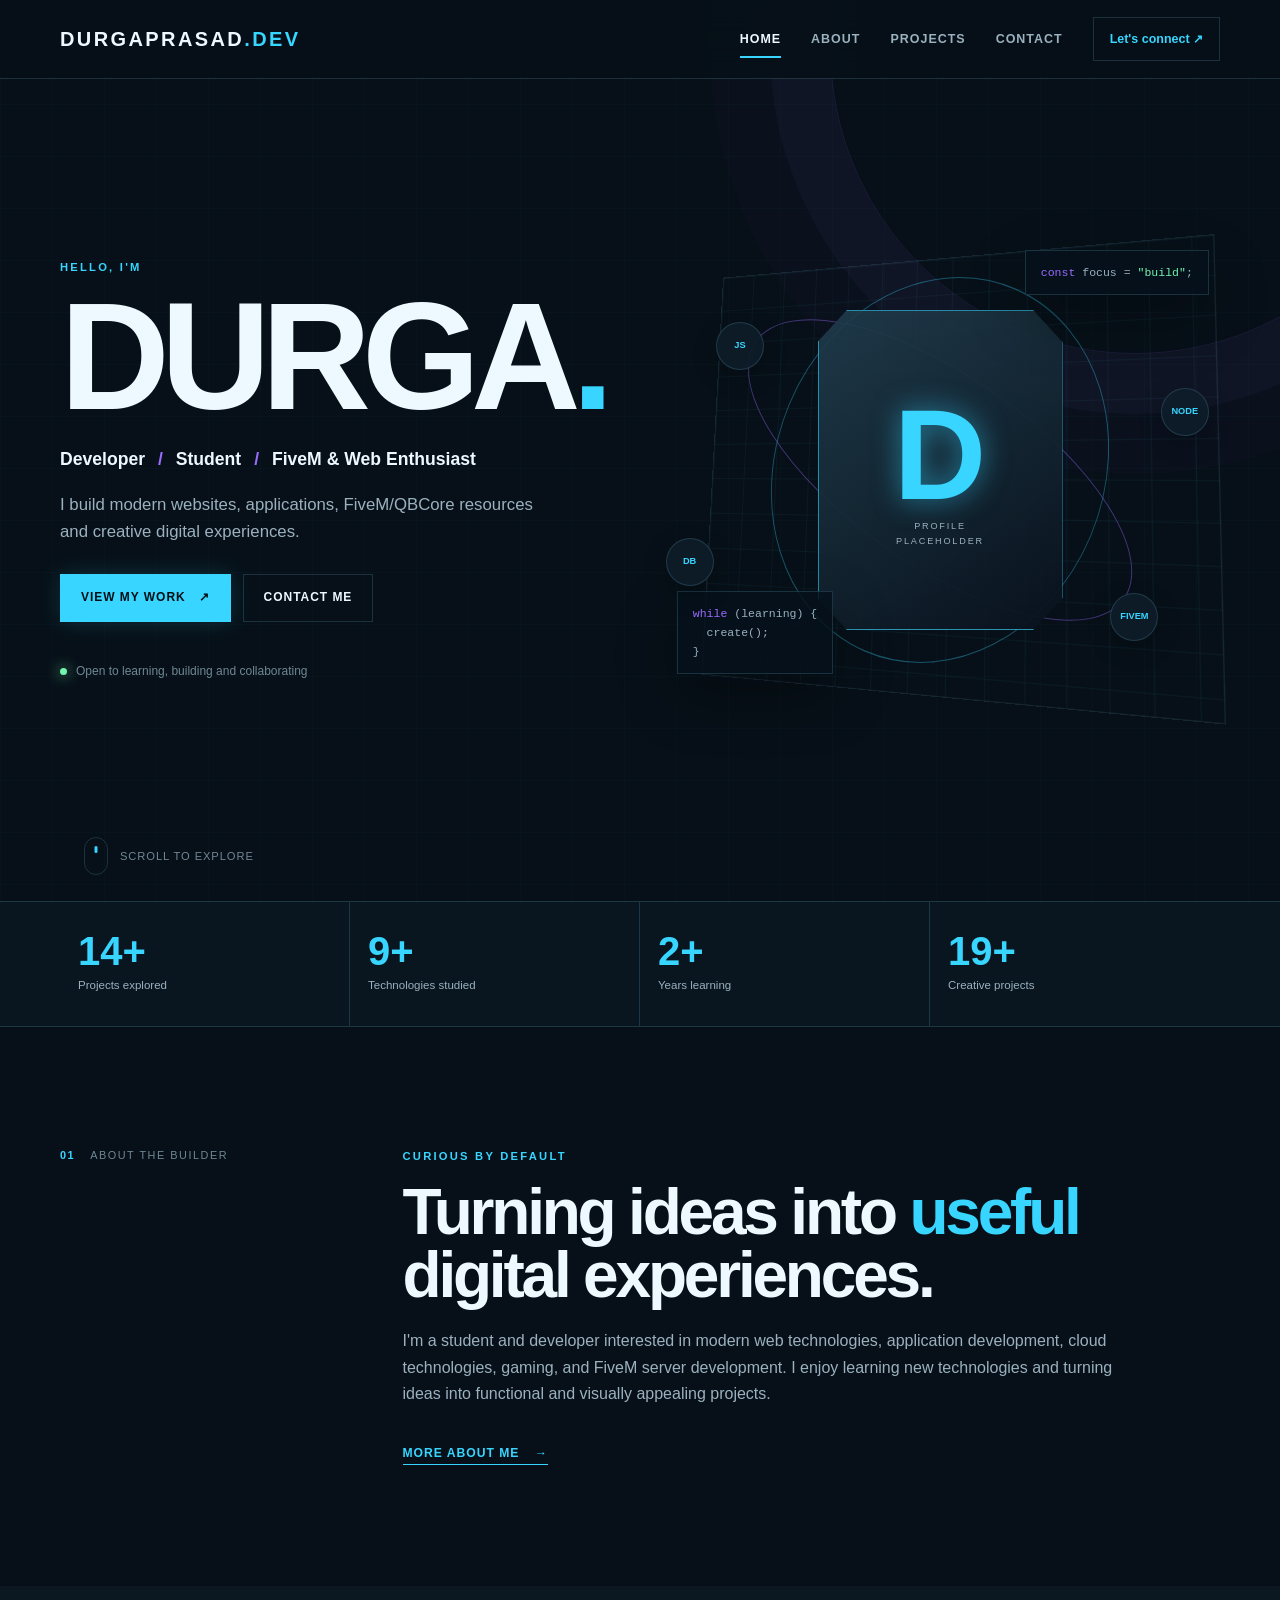
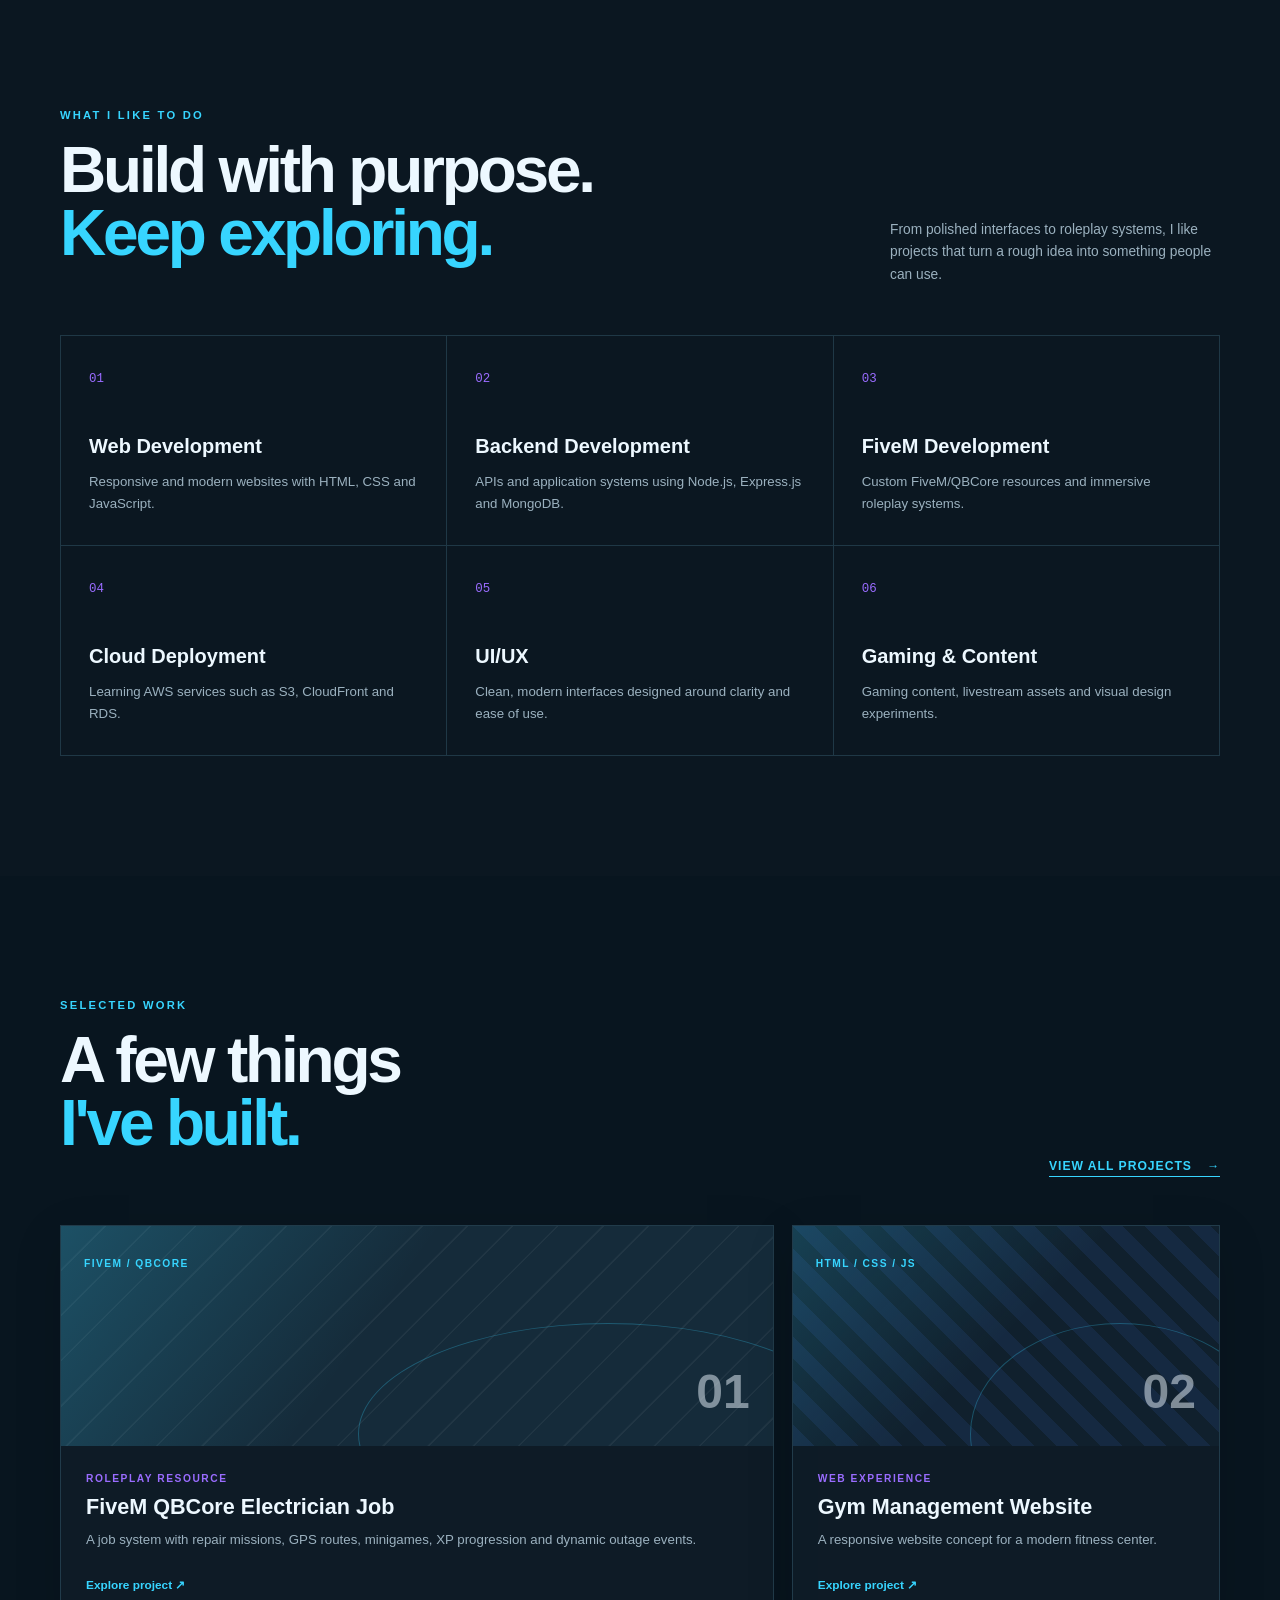
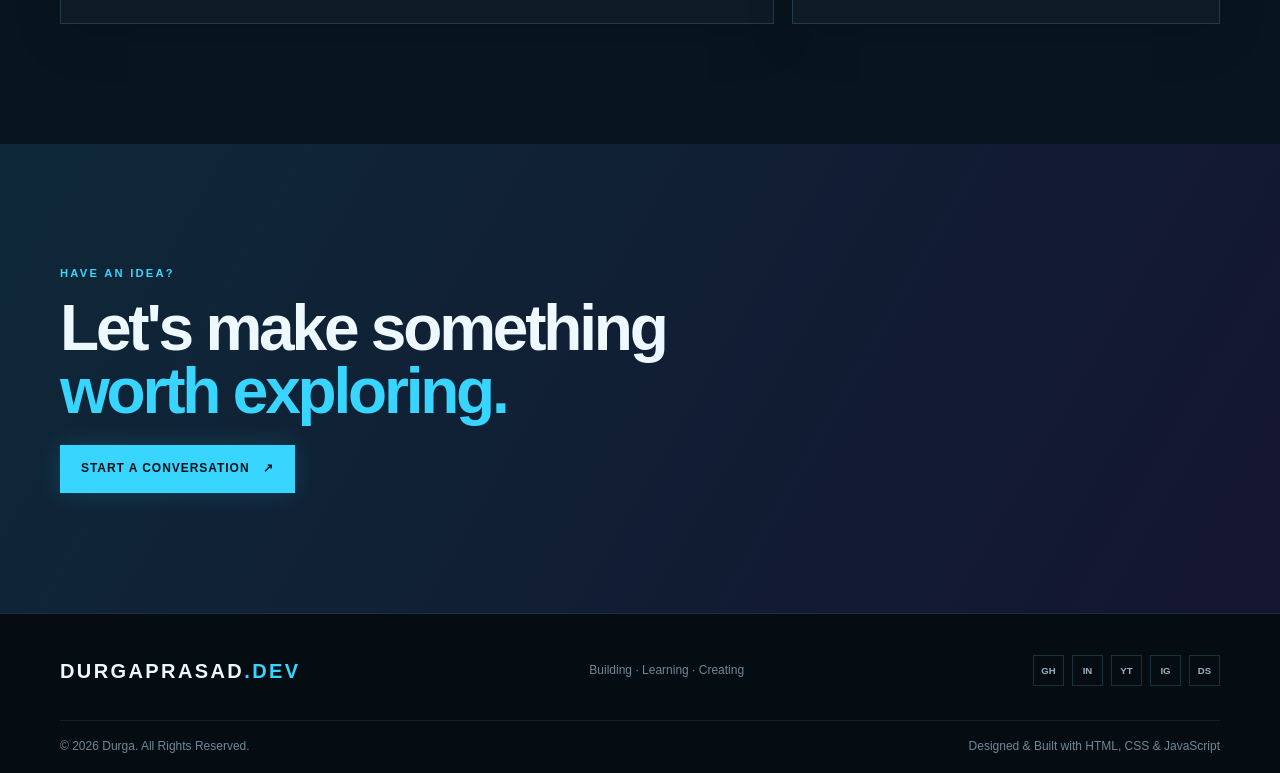
<file: Portpholio/index.html>
<!doctype html>
<html lang="en">
<head>
  <meta charset="utf-8">
  <meta name="viewport" content="width=device-width, initial-scale=1">
  <meta name="description" content="Personal portfolio of Durga, a student developer focused on web development, FiveM/QBCore, gaming and content creation.">
  <meta name="keywords" content="Durga, developer portfolio, JavaScript, FiveM, QBCore, web development">
  <meta name="author" content="Durga">
  <meta property="og:title" content="Durga | Developer Portfolio">
  <meta property="og:description" content="Web developer, student and FiveM/QBCore enthusiast building practical digital experiences.">
  <meta property="og:type" content="website">
  <title>Durga Prasad | Developer Portfolio</title>
  <link rel="stylesheet" href="css/style.css">
  <script src="js/script.js" defer></script>
</head>
<body>
  <a class="skip-link" href="#main-content">Skip to content</a>
  <header class="site-header" id="top">
    <nav class="nav container" aria-label="Main navigation">
      <a class="logo" href="index.html" aria-label="Durgaprasad home">DURGAPRASAD<span>.DEV</span></a>
      <button class="menu-toggle" type="button" aria-expanded="false" aria-controls="site-menu" aria-label="Open navigation"><span></span><span></span><span></span></button>
      <div class="site-menu" id="site-menu">
        <a class="is-active" href="index.html">Home</a><a href="about.html">About</a><a href="projects.html">Projects</a><a href="contact.html">Contact</a>
        <a class="nav-cta" href="contact.html">Let's connect <span aria-hidden="true">↗</span></a>
      </div>
    </nav>
  </header>
  <main id="main-content">
    <section class="hero container" aria-labelledby="hero-title">
      <div class="hero-copy reveal">
        <p class="eyebrow">HELLO, I'M</p>
        <h1 id="hero-title">DURGA<span>.</span></h1>
        <p class="hero-role">Developer <b>/</b> Student <b>/</b> FiveM &amp; Web Enthusiast</p>
        <p class="hero-text">I build modern websites, applications, FiveM/QBCore resources and creative digital experiences.</p>
        <div class="hero-actions"><a class="button button-primary" href="projects.html">View my work <span aria-hidden="true">↗</span></a><a class="button button-secondary" href="contact.html">Contact me</a></div>
        <div class="availability"><i></i> Open to learning, building and collaborating</div>
      </div>
      <div class="hero-art reveal" aria-label="Decorative developer profile placeholder">
        <div class="art-grid"></div><div class="profile-orbit orbit-one"></div><div class="profile-orbit orbit-two"></div>
        <div class="profile-placeholder"><span>D</span><small>PROFILE<br>PLACEHOLDER</small></div>
        <div class="code-card code-top"><span>const</span> focus = <b>"build"</b>;</div>
        <div class="code-card code-bottom"><span>while</span> (learning) {<br>&nbsp;&nbsp;create();<br>}</div>
        <div class="tech-badge badge-js">JS</div><div class="tech-badge badge-node">NODE</div><div class="tech-badge badge-fivem">FIVEM</div><div class="tech-badge badge-db">DB</div>
      </div>
      <a class="scroll-cue" href="#stats"><span></span> Scroll to explore</a>
    </section>
    <section class="stats-section" id="stats" aria-label="Personal learning milestones">
      <div class="stats container"><div><strong data-counter="15">0</strong><span>Projects explored</span></div><div><strong data-counter="10">0</strong><span>Technologies studied</span></div><div><strong data-counter="3">0</strong><span>Years learning</span></div><div><strong data-counter="20">0</strong><span>Creative projects</span></div></div>
    </section>
    <section class="section intro-section"><div class="container split-layout"><div class="section-label reveal"><span>01</span><p>ABOUT THE BUILDER</p></div><div class="intro-content reveal"><p class="eyebrow">CURIOUS BY DEFAULT</p><h2>Turning ideas into <em>useful</em> digital experiences.</h2><p>I'm a student and developer interested in modern web technologies, application development, cloud technologies, gaming, and FiveM server development. I enjoy learning new technologies and turning ideas into functional and visually appealing projects.</p><a class="text-link" href="about.html">More about me <span aria-hidden="true">→</span></a></div></div></section>
    <section class="section services-section"><div class="container"><div class="section-heading reveal"><div><p class="eyebrow">WHAT I LIKE TO DO</p><h2>Build with purpose.<br><em>Keep exploring.</em></h2></div><p>From polished interfaces to roleplay systems, I like projects that turn a rough idea into something people can use.</p></div><div class="service-grid"><article class="service-card reveal"><span>01</span><h3>Web Development</h3><p>Responsive and modern websites with HTML, CSS and JavaScript.</p></article><article class="service-card reveal"><span>02</span><h3>Backend Development</h3><p>APIs and application systems using Node.js, Express.js and MongoDB.</p></article><article class="service-card reveal"><span>03</span><h3>FiveM Development</h3><p>Custom FiveM/QBCore resources and immersive roleplay systems.</p></article><article class="service-card reveal"><span>04</span><h3>Cloud Deployment</h3><p>Learning AWS services such as S3, CloudFront and RDS.</p></article><article class="service-card reveal"><span>05</span><h3>UI/UX</h3><p>Clean, modern interfaces designed around clarity and ease of use.</p></article><article class="service-card reveal"><span>06</span><h3>Gaming &amp; Content</h3><p>Gaming content, livestream assets and visual design experiments.</p></article></div></div></section>
    <section class="section featured-section"><div class="container"><div class="section-heading reveal"><div><p class="eyebrow">SELECTED WORK</p><h2>A few things<br><em>I've built.</em></h2></div><a class="text-link" href="projects.html">View all projects <span aria-hidden="true">→</span></a></div><div class="featured-grid"><article class="project-card project-card-large reveal"><div class="project-visual visual-electric"><span>FIVEM / QBCORE</span><b>01</b><div class="visual-lines"></div></div><div class="project-info"><p class="project-type">ROLEPLAY RESOURCE</p><h3>FiveM QBCore Electrician Job</h3><p>A job system with repair missions, GPS routes, minigames, XP progression and dynamic outage events.</p><a href="projects.html#electrician">Explore project <span>↗</span></a></div></article><article class="project-card reveal"><div class="project-visual visual-gym"><span>HTML / CSS / JS</span><b>02</b></div><div class="project-info"><p class="project-type">WEB EXPERIENCE</p><h3>Gym Management Website</h3><p>A responsive website concept for a modern fitness center.</p><a href="projects.html#gym">Explore project <span>↗</span></a></div></article></div></div></section>
    <section class="closing-cta"><div class="container"><p class="eyebrow">HAVE AN IDEA?</p><h2>Let's make something<br><em>worth exploring.</em></h2><a class="button button-primary" href="contact.html">Start a conversation <span aria-hidden="true">↗</span></a></div></section>
  </main>
  <footer class="site-footer"><div class="container footer-top"><a class="logo" href="index.html">DURGAPRASAD<span>.DEV</span></a><p>Building · Learning · Creating</p><div class="social-links"><a href="https://github.com/durgaprasad-nayini" target="_blank" rel="noopener" aria-label="GitHub">GH</a><a href="https://www.linkedin.com/in/nayini-durgaprasad-mefgi-4529b1379/" target="_blank" rel="noopener" aria-label="LinkedIn">IN</a><a href="#" aria-label="YouTube">YT</a><a href="#" aria-label="Instagram">IG</a><a href="#" aria-label="Discord">DS</a></div></div><div class="container footer-bottom"><span>© <span data-current-year>2026</span> Durga. All Rights Reserved.</span><span>Designed &amp; Built with HTML, CSS &amp; JavaScript</span></div></footer>
</body>
</html>
</file>
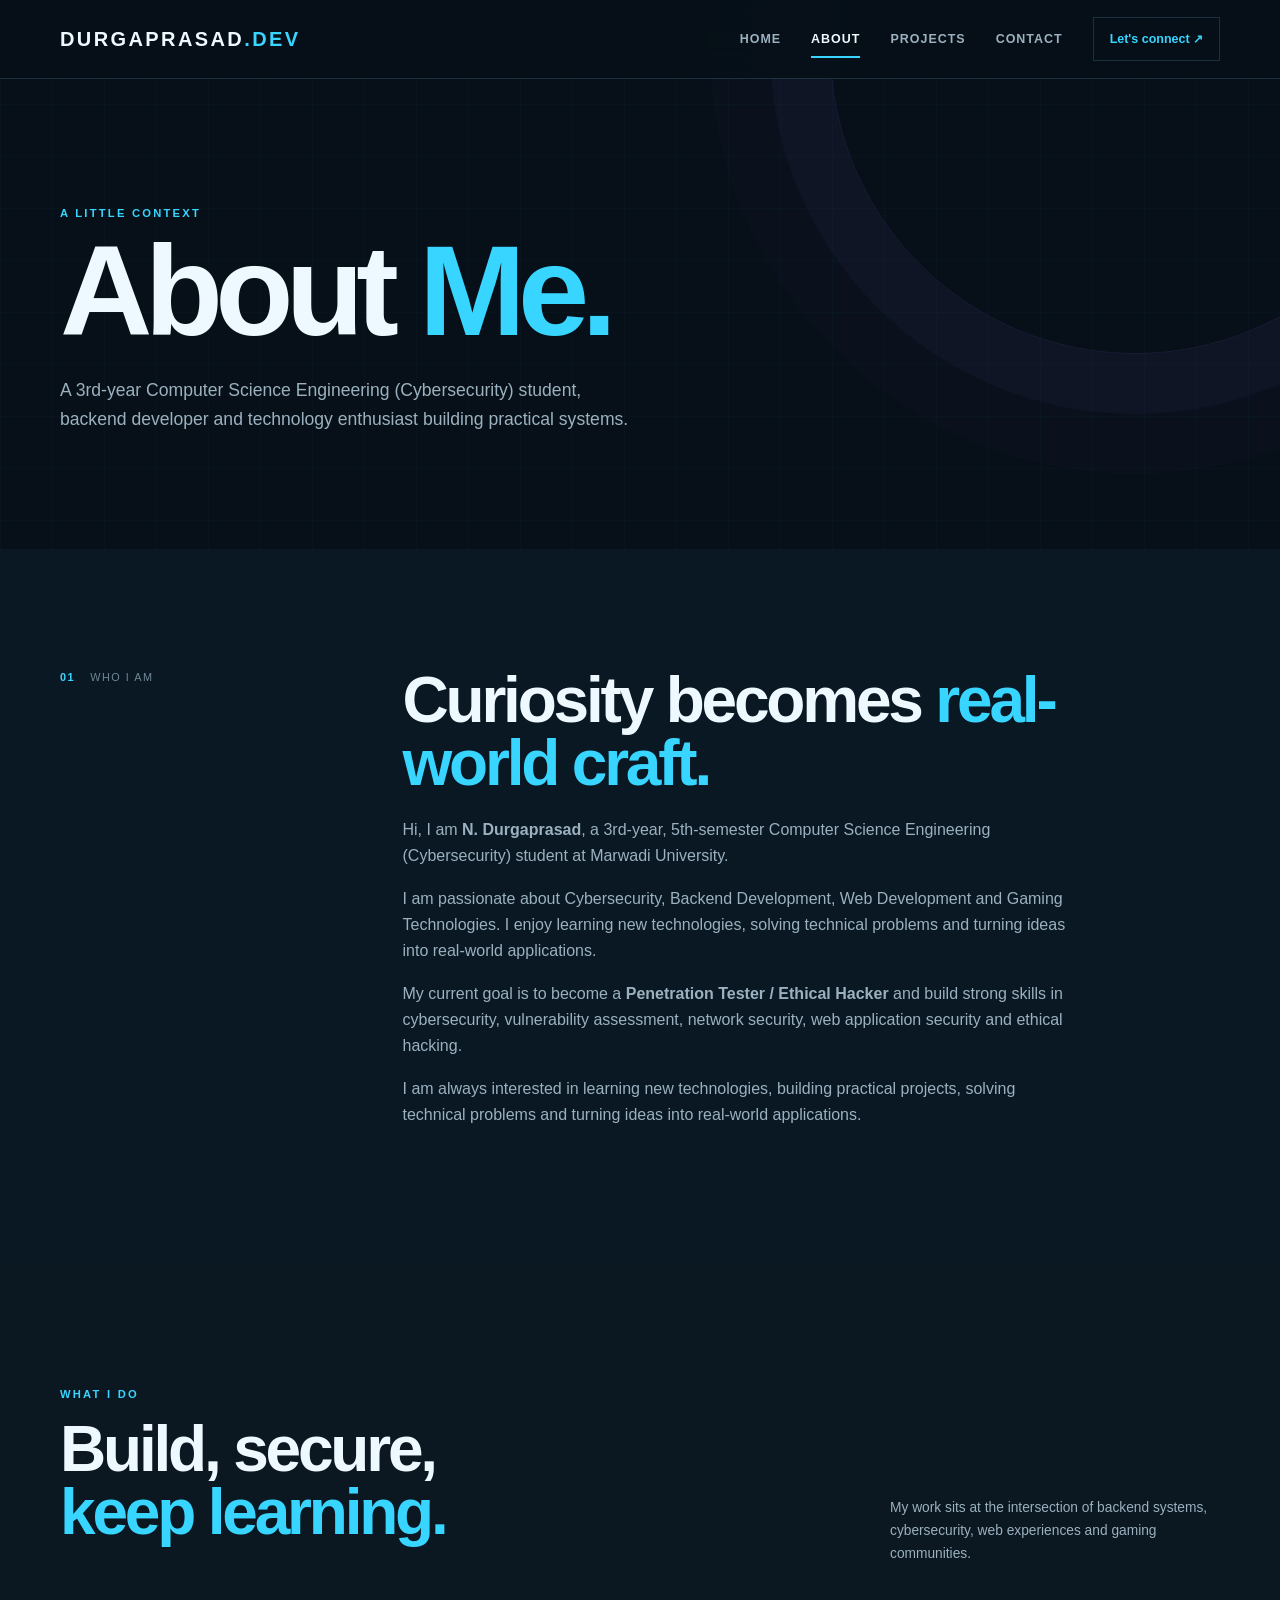
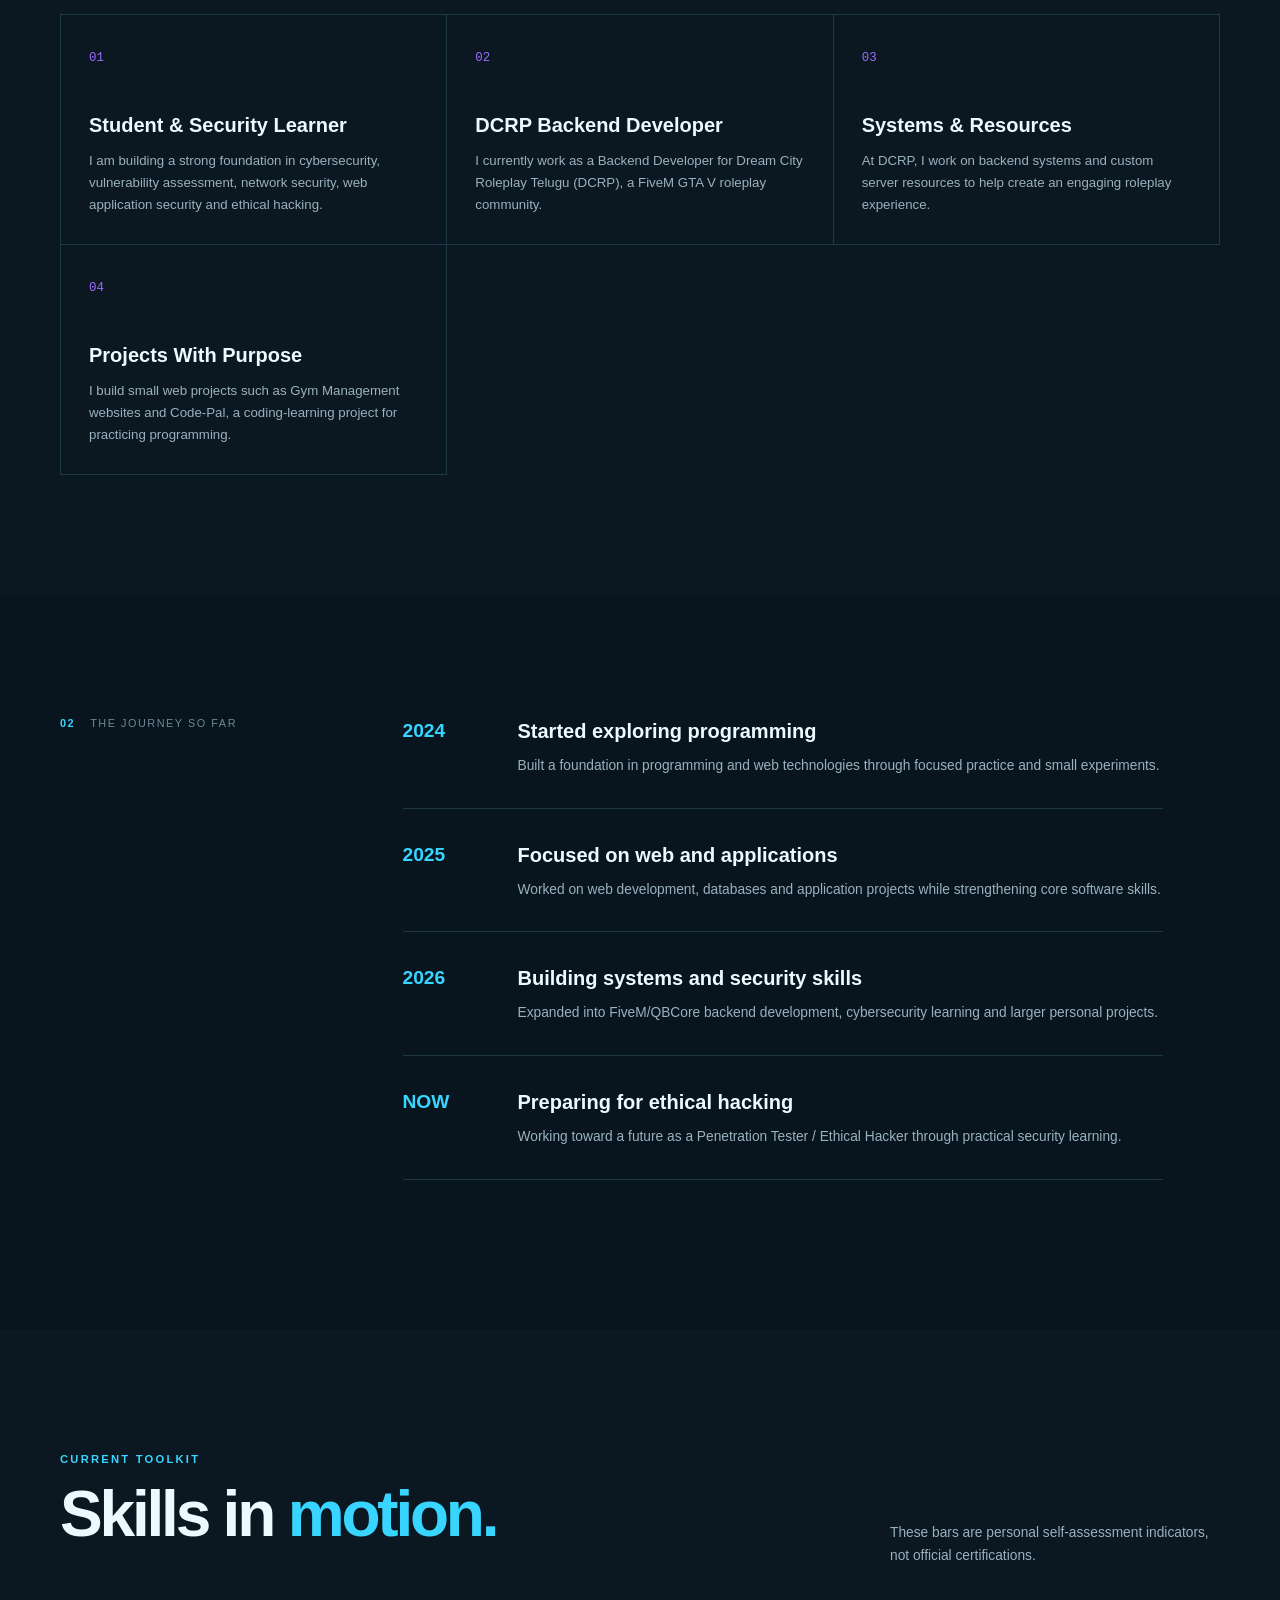
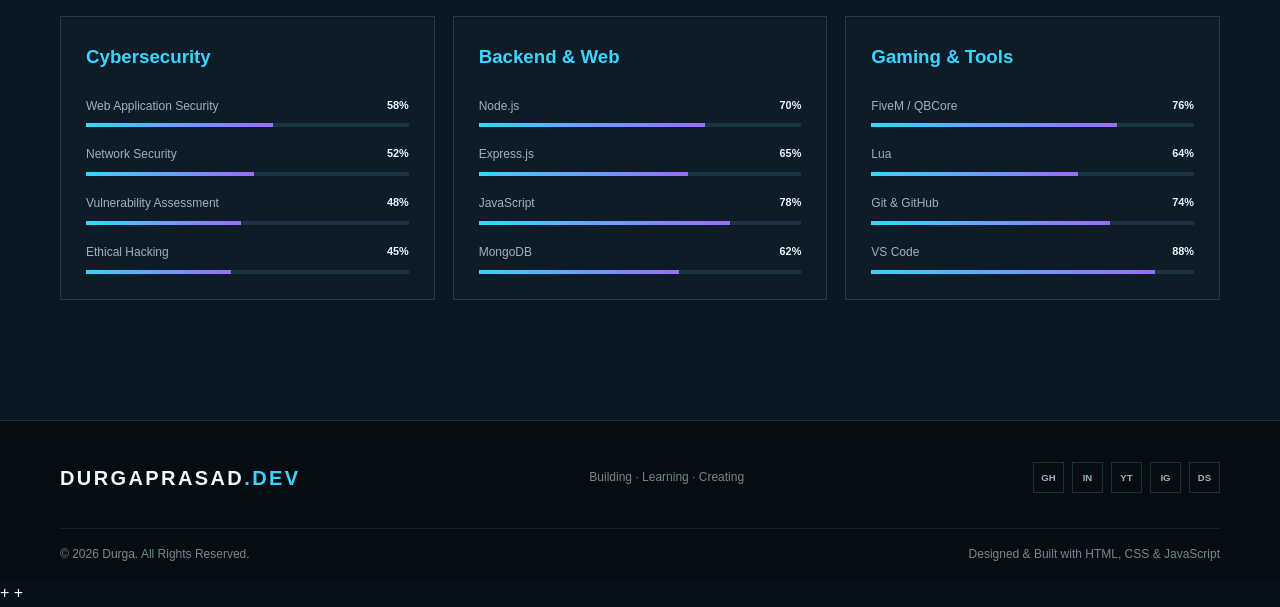
<file: Portpholio/about.html>
<!doctype html>
<html lang="en">
<head>
  <meta charset="utf-8">
  <meta name="viewport" content="width=device-width, initial-scale=1">
  <meta name="description" content="About N. Durgaprasad, a Computer Science Engineering Cybersecurity student and backend developer at Dream City Roleplay Telugu.">
  <meta name="author" content="N. Durgaprasad">
  <title>About | N. Durgaprasad</title>
  <link rel="stylesheet" href="css/style.css">
  <script src="js/script.js" defer></script>
</head>
<body>
  <a class="skip-link" href="#main-content">Skip to content</a>
  <header class="site-header">
    <nav class="nav container" aria-label="Main navigation">
      <a class="logo" href="index.html">DURGAPRASAD<span>.DEV</span></a>
      <button class="menu-toggle" type="button" aria-expanded="false" aria-controls="site-menu" aria-label="Open navigation"><span></span><span></span><span></span></button>
      <div class="site-menu" id="site-menu">
        <a href="index.html">Home</a><a class="is-active" href="about.html">About</a><a href="projects.html">Projects</a><a href="contact.html">Contact</a><a class="nav-cta" href="contact.html">Let's connect <span>↗</span></a>
      </div>
    </nav>
  </header>

  <main id="main-content">
    <section class="page-hero container"><p class="eyebrow reveal">A LITTLE CONTEXT</p><h1 class="reveal">About <em>Me.</em></h1><p class="page-lead reveal">A 3rd-year Computer Science Engineering (Cybersecurity) student, backend developer and technology enthusiast building practical systems.</p></section>

    <section class="section about-story">
      <div class="container split-layout">
        <div class="section-label reveal"><span>01</span><p>WHO I AM</p></div>
        <div class="story-copy reveal">
          <h2>Curiosity becomes <em>real-world craft.</em></h2>
          <p>Hi, I am <strong>N. Durgaprasad</strong>, a 3rd-year, 5th-semester Computer Science Engineering (Cybersecurity) student at Marwadi University.</p>
          <p>I am passionate about Cybersecurity, Backend Development, Web Development and Gaming Technologies. I enjoy learning new technologies, solving technical problems and turning ideas into real-world applications.</p>
          <p>My current goal is to become a <strong>Penetration Tester / Ethical Hacker</strong> and build strong skills in cybersecurity, vulnerability assessment, network security, web application security and ethical hacking.</p>
          <p>I am always interested in learning new technologies, building practical projects, solving technical problems and turning ideas into real-world applications.</p>
        </div>
      </div>
    </section>

    <section class="section values-section">
      <div class="container">
        <div class="section-heading reveal"><div><p class="eyebrow">WHAT I DO</p><h2>Build, secure,<br><em>keep learning.</em></h2></div><p>My work sits at the intersection of backend systems, cybersecurity, web experiences and gaming communities.</p></div>
        <div class="value-grid">
          <article class="value-card reveal"><span>01</span><h3>Student &amp; Security Learner</h3><p>I am building a strong foundation in cybersecurity, vulnerability assessment, network security, web application security and ethical hacking.</p></article>
          <article class="value-card reveal"><span>02</span><h3>DCRP Backend Developer</h3><p>I currently work as a Backend Developer for Dream City Roleplay Telugu (DCRP), a FiveM GTA V roleplay community.</p></article>
          <article class="value-card reveal"><span>03</span><h3>Systems &amp; Resources</h3><p>At DCRP, I work on backend systems and custom server resources to help create an engaging roleplay experience.</p></article>
          <article class="value-card reveal"><span>04</span><h3>Projects With Purpose</h3><p>I build small web projects such as Gym Management websites and Code-Pal, a coding-learning project for practicing programming.</p></article>
        </div>
      </div>
    </section>

    <section class="section timeline-section">
      <div class="container split-layout">
        <div class="section-label reveal"><span>02</span><p>THE JOURNEY SO FAR</p></div>
        <div class="timeline">
          <article class="timeline-item reveal"><time>2024</time><div><h3>Started exploring programming</h3><p>Built a foundation in programming and web technologies through focused practice and small experiments.</p></div></article>
          <article class="timeline-item reveal"><time>2025</time><div><h3>Focused on web and applications</h3><p>Worked on web development, databases and application projects while strengthening core software skills.</p></div></article>
          <article class="timeline-item reveal"><time>2026</time><div><h3>Building systems and security skills</h3><p>Expanded into FiveM/QBCore backend development, cybersecurity learning and larger personal projects.</p></div></article>
          <article class="timeline-item reveal"><time>NOW</time><div><h3>Preparing for ethical hacking</h3><p>Working toward a future as a Penetration Tester / Ethical Hacker through practical security learning.</p></div></article>
        </div>
      </div>
    </section>

    <section class="section skills-section">
      <div class="container">
        <div class="section-heading reveal"><div><p class="eyebrow">CURRENT TOOLKIT</p><h2>Skills in <em>motion.</em></h2></div><p>These bars are personal self-assessment indicators, not official certifications.</p></div>
        <div class="skills-grid">
          <article class="skill-group reveal"><h3>Cybersecurity</h3><div class="skill"><div><span>Web Application Security</span><b>58%</b></div><i style="--skill:58%"></i></div><div class="skill"><div><span>Network Security</span><b>52%</b></div><i style="--skill:52%"></i></div><div class="skill"><div><span>Vulnerability Assessment</span><b>48%</b></div><i style="--skill:48%"></i></div><div class="skill"><div><span>Ethical Hacking</span><b>45%</b></div><i style="--skill:45%"></i></div></article>
          <article class="skill-group reveal"><h3>Backend &amp; Web</h3><div class="skill"><div><span>Node.js</span><b>70%</b></div><i style="--skill:70%"></i></div><div class="skill"><div><span>Express.js</span><b>65%</b></div><i style="--skill:65%"></i></div><div class="skill"><div><span>JavaScript</span><b>78%</b></div><i style="--skill:78%"></i></div><div class="skill"><div><span>MongoDB</span><b>62%</b></div><i style="--skill:62%"></i></div></article>
          <article class="skill-group reveal"><h3>Gaming &amp; Tools</h3><div class="skill"><div><span>FiveM / QBCore</span><b>76%</b></div><i style="--skill:76%"></i></div><div class="skill"><div><span>Lua</span><b>64%</b></div><i style="--skill:64%"></i></div><div class="skill"><div><span>Git &amp; GitHub</span><b>74%</b></div><i style="--skill:74%"></i></div><div class="skill"><div><span>VS Code</span><b>88%</b></div><i style="--skill:88%"></i></div></article>
        </div>
      </div>
    </section>
  </main>

  <footer class="site-footer"><div class="container footer-top"><a class="logo" href="index.html">DURGAPRASAD<span>.DEV</span></a><p>Building · Learning · Creating</p><div class="social-links"><a href="https://github.com/durgaprasad-nayini" target="_blank" rel="noopener" aria-label="GitHub">GH</a><a href="https://www.linkedin.com/in/nayini-durgaprasad-mefgi-4529b1379/" target="_blank" rel="noopener" aria-label="LinkedIn">IN</a><a href="#" aria-label="YouTube">YT</a><a href="#" aria-label="Instagram">IG</a><a href="#" aria-label="Discord">DS</a></div></div><div class="container footer-bottom"><span>© <span data-current-year>2026</span> Durga. All Rights Reserved.</span><span>Designed &amp; Built with HTML, CSS &amp; JavaScript</span></div></footer>
+</body>
+</html>
</file>
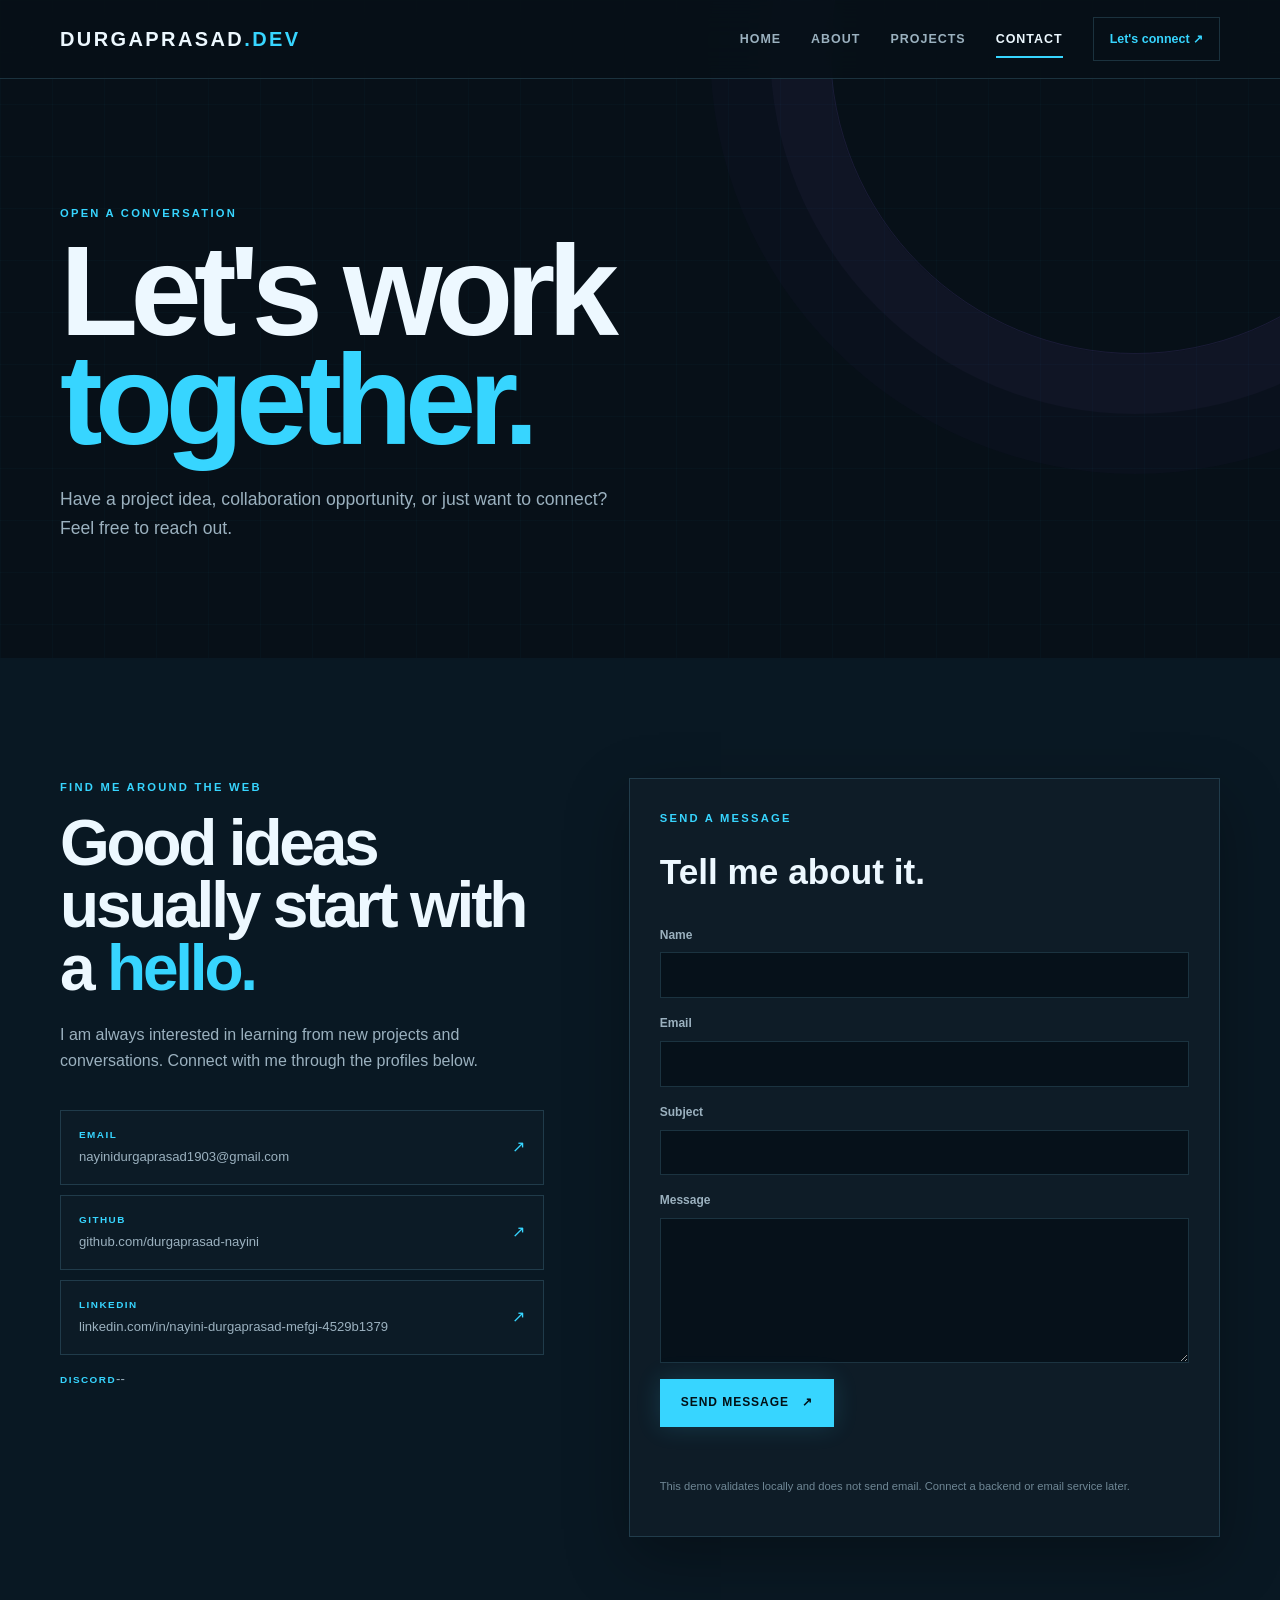
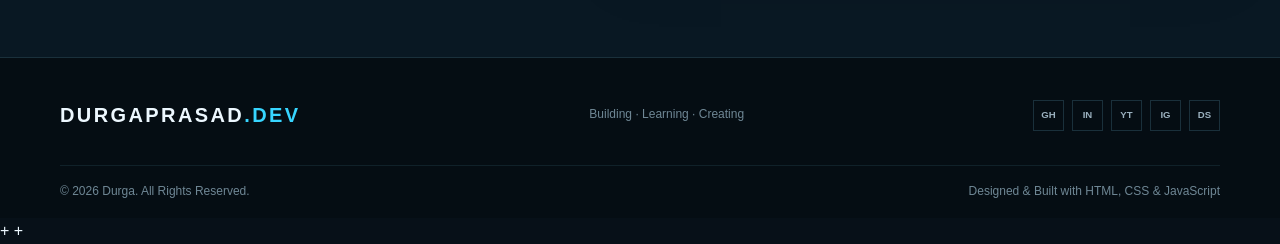
<file: Portpholio/contact.html>
<!doctype html>
<html lang="en">
<head>
  <meta charset="utf-8">
  <meta name="viewport" content="width=device-width, initial-scale=1">
  <meta name="description" content="Contact N. Durgaprasad about a project idea, collaboration opportunity or technology conversation.">
  <meta name="author" content="N. Durgaprasad">
  <title>Contact | DURGAPRASAD.DEV</title>
  <link rel="stylesheet" href="css/style.css">
  <script src="js/script.js" defer></script>
</head>
<body>
  <a class="skip-link" href="#main-content">Skip to content</a>
  <header class="site-header"><nav class="nav container" aria-label="Main navigation"><a class="logo" href="index.html">DURGAPRASAD<span>.DEV</span></a><button class="menu-toggle" type="button" aria-expanded="false" aria-controls="site-menu" aria-label="Open navigation"><span></span><span></span><span></span></button><div class="site-menu" id="site-menu"><a href="index.html">Home</a><a href="about.html">About</a><a href="projects.html">Projects</a><a class="is-active" href="contact.html">Contact</a><a class="nav-cta" href="contact.html">Let's connect <span>↗</span></a></div></nav></header>
  <main id="main-content">
    <section class="page-hero container"><p class="eyebrow reveal">OPEN A CONVERSATION</p><h1 class="reveal">Let's work <em>together.</em></h1><p class="page-lead reveal">Have a project idea, collaboration opportunity, or just want to connect? Feel free to reach out.</p></section>
    <section class="section contact-section"><div class="container contact-layout"><div class="contact-intro reveal"><p class="eyebrow">FIND ME AROUND THE WEB</p><h2>Good ideas usually start with a <em>hello.</em></h2><p>I am always interested in learning from new projects and conversations. Connect with me through the profiles below.</p><div class="contact-cards"><a href="mailto:nayinidurgaprasad1903@gmail.com"><span>EMAIL</span><strong>nayinidurgaprasad1903@gmail.com</strong><i>↗</i></a><a href="https://github.com/durgaprasad-nayini" target="_blank" rel="noopener"><span>GITHUB</span><strong>github.com/durgaprasad-nayini</strong><i>↗</i></a><a href="https://www.linkedin.com/in/nayini-durgaprasad-mefgi-4529b1379/" target="_blank" rel="noopener"><span>LINKEDIN</span><strong>linkedin.com/in/nayini-durgaprasad-mefgi-4529b1379</strong><i>↗</i></a><div><span>DISCORD</span><strong>--</strong></div></div></div><form class="contact-form reveal" id="contact-form" novalidate><p class="eyebrow">SEND A MESSAGE</p><h2>Tell me about it.</h2><label for="name">Name<input id="name" name="name" type="text" autocomplete="name" required></label><label for="email">Email<input id="email" name="email" type="email" autocomplete="email" required></label><label for="subject">Subject<input id="subject" name="subject" type="text" required></label><label for="message">Message<textarea id="message" name="message" rows="6" minlength="10" required></textarea></label><button class="button button-primary" type="submit">Send message <span>↗</span></button><p class="form-status" id="form-status" aria-live="polite"></p><p class="form-note">This demo validates locally and does not send email. Connect a backend or email service later.</p></form></div></section>
  </main>
  <footer class="site-footer"><div class="container footer-top"><a class="logo" href="index.html">DURGAPRASAD<span>.DEV</span></a><p>Building · Learning · Creating</p><div class="social-links"><a href="https://github.com/durgaprasad-nayini" target="_blank" rel="noopener" aria-label="GitHub">GH</a><a href="https://www.linkedin.com/in/nayini-durgaprasad-mefgi-4529b1379/" target="_blank" rel="noopener" aria-label="LinkedIn">IN</a><a href="#" aria-label="YouTube">YT</a><a href="#" aria-label="Instagram">IG</a><a href="#" aria-label="Discord">DS</a></div></div><div class="container footer-bottom"><span>© <span data-current-year>2026</span> Durga. All Rights Reserved.</span><span>Designed &amp; Built with HTML, CSS &amp; JavaScript</span></div></footer>
+</body>
+</html>
</file>
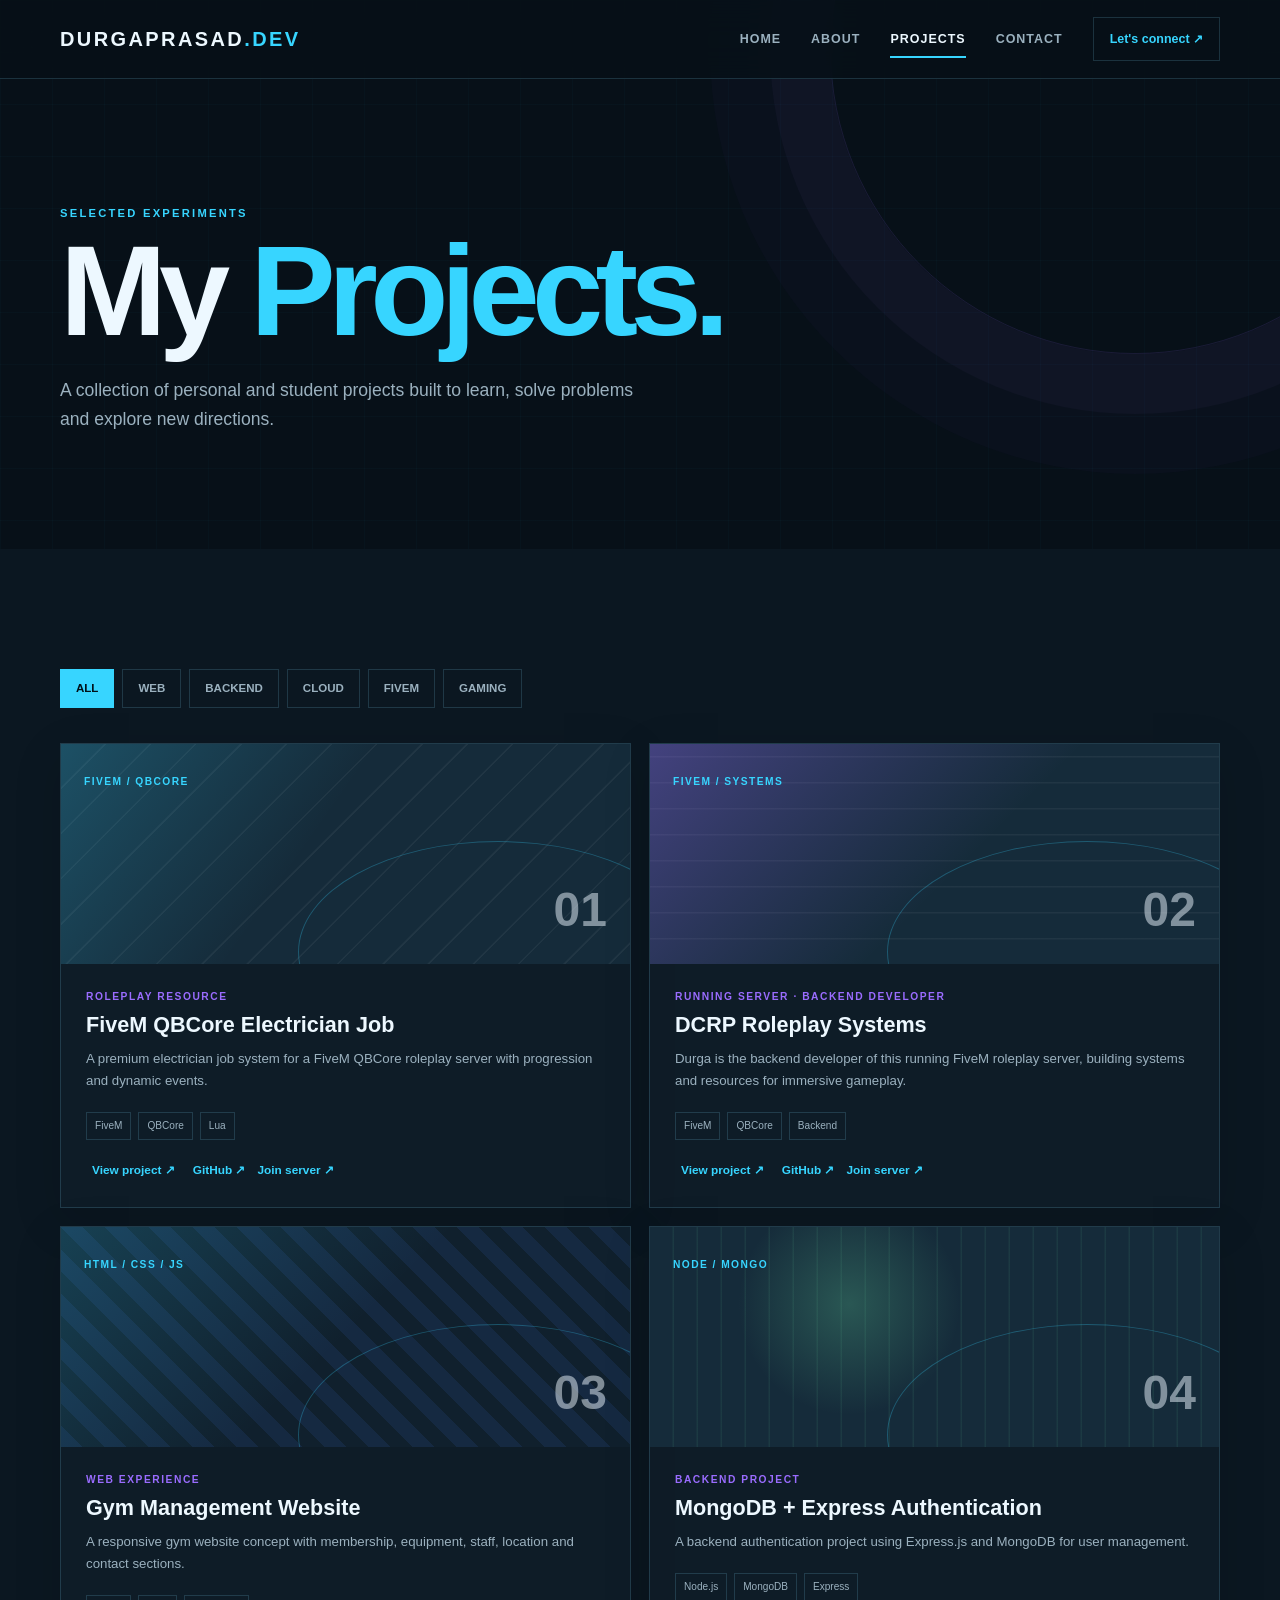
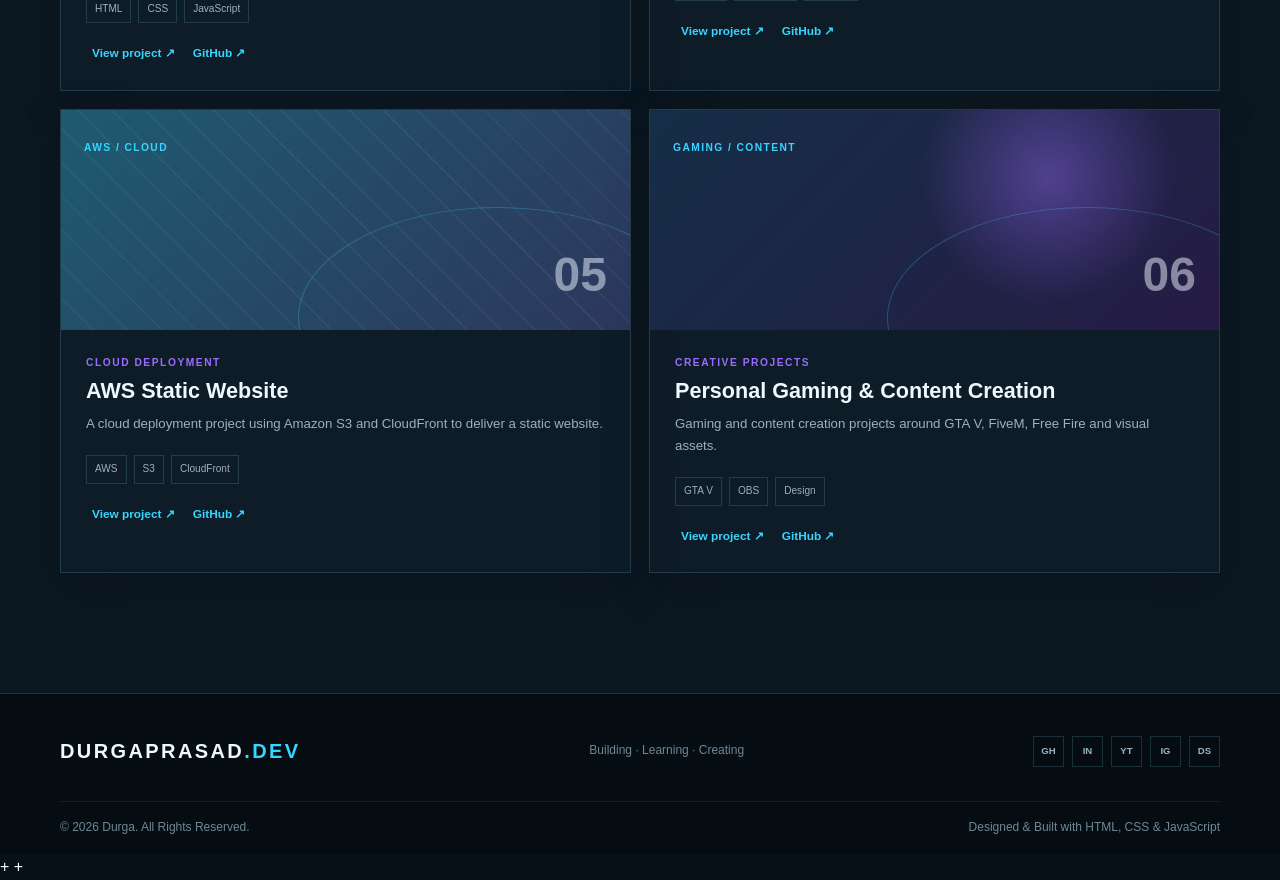
<file: Portpholio/projects.html>
<!doctype html>
<html lang="en">
<head>
  <meta charset="utf-8">
  <meta name="viewport" content="width=device-width, initial-scale=1">
  <meta name="description" content="Selected personal projects by N. Durgaprasad across web development, backend systems, cloud, FiveM and gaming.">
  <meta name="author" content="N. Durgaprasad">
  <title>Projects | DURGAPRASAD.DEV</title>
  <link rel="stylesheet" href="css/style.css">
  <script src="js/script.js" defer></script>
</head>
<body>
  <a class="skip-link" href="#main-content">Skip to content</a>
  <header class="site-header"><nav class="nav container" aria-label="Main navigation"><a class="logo" href="index.html">DURGAPRASAD<span>.DEV</span></a><button class="menu-toggle" type="button" aria-expanded="false" aria-controls="site-menu" aria-label="Open navigation"><span></span><span></span><span></span></button><div class="site-menu" id="site-menu"><a href="index.html">Home</a><a href="about.html">About</a><a class="is-active" href="projects.html">Projects</a><a href="contact.html">Contact</a><a class="nav-cta" href="contact.html">Let's connect <span>↗</span></a></div></nav></header>
  <main id="main-content">
    <section class="page-hero container"><p class="eyebrow reveal">SELECTED EXPERIMENTS</p><h1 class="reveal">My <em>Projects.</em></h1><p class="page-lead reveal">A collection of personal and student projects built to learn, solve problems and explore new directions.</p></section>
    <section class="section projects-section"><div class="container"><div class="filter-bar reveal" role="group" aria-label="Filter projects"><button class="filter-button is-active" type="button" data-filter="all">All</button><button class="filter-button" type="button" data-filter="web">Web</button><button class="filter-button" type="button" data-filter="backend">Backend</button><button class="filter-button" type="button" data-filter="cloud">Cloud</button><button class="filter-button" type="button" data-filter="fivem">FiveM</button><button class="filter-button" type="button" data-filter="gaming">Gaming</button></div>
      <div class="projects-grid" id="projects-grid">
        <article class="project-card project-item reveal" id="electrician" data-category="fivem" data-title="FiveM QBCore Electrician Job" data-description="A premium electrician job system for a FiveM QBCore roleplay server featuring repair missions, GPS routes, company vehicles, minigames, XP progression, payouts and dynamic outage events." data-tech="FiveM, QBCore, Lua, JavaScript" data-features="GPS routes|Repair missions|Vehicle system|Minigames|XP progression|Dynamic blackout events|Reward system" data-github="https://github.com/durgaprasad-nayini" data-live="https://cfx.re/join/4gblo45"><div class="project-visual visual-electric"><span>FIVEM / QBCORE</span><b>01</b><div class="visual-lines"></div></div><div class="project-info"><p class="project-type">ROLEPLAY RESOURCE</p><h2>FiveM QBCore Electrician Job</h2><p>A premium electrician job system for a FiveM QBCore roleplay server with progression and dynamic events.</p><div class="tech-list"><span>FiveM</span><span>QBCore</span><span>Lua</span></div><div class="project-actions"><button class="text-button view-project" type="button">View project ↗</button><a href="https://github.com/durgaprasad-nayini" class="ghost-link" target="_blank" rel="noopener">GitHub ↗</a><a href="https://cfx.re/join/4gblo45" class="ghost-link" target="_blank" rel="noopener">Join server ↗</a></div></div></article>
        <article class="project-card project-item reveal" data-category="fivem" data-title="DCRP Roleplay Systems" data-description="Custom roleplay systems and resources designed for a FiveM roleplay environment, focusing on immersive gameplay, jobs, UI systems and server functionality. Durga is the backend developer of this running server." data-tech="FiveM, QBCore, Lua, JavaScript" data-features="Running FiveM server|Backend development|Immersive jobs|UI systems|Server functionality|Roleplay workflows" data-github="https://github.com/durgaprasad-nayini" data-live="https://cfx.re/join/4gblo45"><div class="project-visual visual-roleplay"><span>FIVEM / SYSTEMS</span><b>02</b></div><div class="project-info"><p class="project-type">RUNNING SERVER · BACKEND DEVELOPER</p><h2>DCRP Roleplay Systems</h2><p>Durga is the backend developer of this running FiveM roleplay server, building systems and resources for immersive gameplay.</p><div class="tech-list"><span>FiveM</span><span>QBCore</span><span>Backend</span></div><div class="project-actions"><button class="text-button view-project" type="button">View project ↗</button><a href="https://github.com/durgaprasad-nayini" class="ghost-link" target="_blank" rel="noopener">GitHub ↗</a><a href="https://cfx.re/join/4gblo45" class="ghost-link" target="_blank" rel="noopener">Join server ↗</a></div></div></article>
        <article class="project-card project-item reveal" id="gym" data-category="web" data-title="Gym Management Website" data-description="A responsive gym website concept containing gym information, equipment, membership plans, staff information, location and contact sections." data-tech="HTML, CSS, JavaScript" data-features="Membership plans|Equipment section|Staff section|Location|Responsive design|Contact section" data-github="https://github.com/durgaprasad-nayini"><div class="project-visual visual-gym"><span>HTML / CSS / JS</span><b>03</b></div><div class="project-info"><p class="project-type">WEB EXPERIENCE</p><h2>Gym Management Website</h2><p>A responsive gym website concept with membership, equipment, staff, location and contact sections.</p><div class="tech-list"><span>HTML</span><span>CSS</span><span>JavaScript</span></div><div class="project-actions"><button class="text-button view-project" type="button">View project ↗</button><a href="https://github.com/durgaprasad-nayini" class="ghost-link" target="_blank" rel="noopener">GitHub ↗</a></div></div></article>
        <article class="project-card project-item reveal" data-category="backend" data-title="MongoDB + Express Authentication" data-description="A backend authentication project using Express.js and MongoDB for managing users and authentication-related functionality." data-tech="Node.js, Express.js, MongoDB, JavaScript" data-features="User management|Authentication flows|Database integration|API routes" data-github="https://github.com/durgaprasad-nayini"><div class="project-visual visual-backend"><span>NODE / MONGO</span><b>04</b></div><div class="project-info"><p class="project-type">BACKEND PROJECT</p><h2>MongoDB + Express Authentication</h2><p>A backend authentication project using Express.js and MongoDB for user management.</p><div class="tech-list"><span>Node.js</span><span>MongoDB</span><span>Express</span></div><div class="project-actions"><button class="text-button view-project" type="button">View project ↗</button><a href="https://github.com/durgaprasad-nayini" class="ghost-link" target="_blank" rel="noopener">GitHub ↗</a></div></div></article>
        <article class="project-card project-item reveal" data-category="cloud" data-title="AWS Static Website" data-description="A cloud deployment project using Amazon S3 and CloudFront for hosting and delivering a static website." data-tech="AWS, S3, CloudFront, HTML, CSS, JavaScript" data-features="Static hosting|Content delivery|Cloud deployment|Responsive frontend" data-github="https://github.com/durgaprasad-nayini"><div class="project-visual visual-cloud"><span>AWS / CLOUD</span><b>05</b></div><div class="project-info"><p class="project-type">CLOUD DEPLOYMENT</p><h2>AWS Static Website</h2><p>A cloud deployment project using Amazon S3 and CloudFront to deliver a static website.</p><div class="tech-list"><span>AWS</span><span>S3</span><span>CloudFront</span></div><div class="project-actions"><button class="text-button view-project" type="button">View project ↗</button><a href="https://github.com/durgaprasad-nayini" class="ghost-link" target="_blank" rel="noopener">GitHub ↗</a></div></div></article>
        <article class="project-card project-item reveal" data-category="gaming" data-title="Personal Gaming & Content Creation" data-description="Gaming and content creation projects around GTA V, FiveM, Free Fire and other gaming experiences, including thumbnails, livestreams and visual assets." data-tech="GTA V, FiveM, Free Fire, OBS, Graphic Design" data-features="Gaming content|Livestream assets|Thumbnail design|Visual experiments" data-github="https://github.com/durgaprasad-nayini"><div class="project-visual visual-gaming"><span>GAMING / CONTENT</span><b>06</b></div><div class="project-info"><p class="project-type">CREATIVE PROJECTS</p><h2>Personal Gaming &amp; Content Creation</h2><p>Gaming and content creation projects around GTA V, FiveM, Free Fire and visual assets.</p><div class="tech-list"><span>GTA V</span><span>OBS</span><span>Design</span></div><div class="project-actions"><button class="text-button view-project" type="button">View project ↗</button><a href="https://github.com/durgaprasad-nayini" class="ghost-link" target="_blank" rel="noopener">GitHub ↗</a></div></div></article>
      </div><p class="empty-state" id="empty-state" hidden>No projects found in this category.</p></div></section>
  </main>
  <div class="project-modal" id="project-modal" aria-hidden="true"><div class="modal-backdrop" data-close-modal></div><section class="modal-dialog" role="dialog" aria-modal="true" aria-labelledby="modal-title"><button class="modal-close" type="button" data-close-modal aria-label="Close project details">×</button><div class="modal-visual" id="modal-visual"></div><div class="modal-content"><p class="eyebrow">PROJECT DETAILS</p><h2 id="modal-title">Project</h2><p id="modal-description"></p><div class="modal-meta"><div><strong>Technologies</strong><p id="modal-tech"></p></div><div><strong>Features</strong><ul id="modal-features"></ul></div></div><div class="project-actions"><a class="button button-primary modal-github" href="https://github.com/durgaprasad-nayini" target="_blank" rel="noopener">GitHub ↗</a><a class="button button-secondary modal-live" href="https://cfx.re/join/4gblo45" target="_blank" rel="noopener">Live server ↗</a></div></div></section></div>
  <footer class="site-footer"><div class="container footer-top"><a class="logo" href="index.html">DURGAPRASAD<span>.DEV</span></a><p>Building · Learning · Creating</p><div class="social-links"><a href="https://github.com/durgaprasad-nayini" target="_blank" rel="noopener" aria-label="GitHub">GH</a><a href="#" aria-label="LinkedIn">IN</a><a href="#" aria-label="YouTube">YT</a><a href="#" aria-label="Instagram">IG</a><a href="#" aria-label="Discord">DS</a></div></div><div class="container footer-bottom"><span>© <span data-current-year>2026</span> Durga. All Rights Reserved.</span><span>Designed &amp; Built with HTML, CSS &amp; JavaScript</span></div></footer>
+</body>
+</html>
</file>
<file: Portpholio/css/style.css>
:root {
  --bg-primary: #071018;
  --bg-secondary: #0b1721;
  --bg-card: rgba(15, 29, 41, .8);
  --text-primary: #edf8ff;
  --text-secondary: #9bb1bf;
  --accent-primary: #37d5ff;
  --accent-secondary: #9a6cff;
  --border-color: rgba(120, 205, 236, .18);
  --muted: #6f8795;
  --container: 1160px;
  --shadow: 0 22px 60px rgba(0, 0, 0, .3);
}
* { box-sizing: border-box; }
html { scroll-behavior: smooth; }
body { margin: 0; overflow-x: hidden; color: var(--text-primary); background: var(--bg-primary); font-family: "Trebuchet MS", "Segoe UI", sans-serif; font-size: 16px; line-height: 1.65; }
body::before { position: fixed; z-index: -2; inset: 0; background-image: linear-gradient(rgba(55, 213, 255, .025) 1px, transparent 1px), linear-gradient(90deg, rgba(55, 213, 255, .025) 1px, transparent 1px); background-size: 52px 52px; content: ""; pointer-events: none; }
body::after { position: fixed; z-index: -1; top: -16rem; right: -10rem; width: 38rem; height: 38rem; border: 1px solid rgba(154, 108, 255, .13); border-radius: 50%; box-shadow: 0 0 0 60px rgba(154, 108, 255, .035), 0 0 0 120px rgba(154, 108, 255, .025); content: ""; pointer-events: none; }
a { color: inherit; text-decoration: none; }
button, input, textarea { font: inherit; }
button { color: inherit; }
img { max-width: 100%; }
::selection { color: #061017; background: var(--accent-primary); }
.container { width: min(var(--container), calc(100% - 48px)); margin-inline: auto; }
.skip-link { position: fixed; z-index: 100; top: 10px; left: 10px; padding: 10px 14px; color: #001018; background: var(--accent-primary); transform: translateY(-150%); }
.skip-link:focus { transform: translateY(0); }
.site-header { position: sticky; z-index: 20; top: 0; border-bottom: 1px solid var(--border-color); background: rgba(7, 16, 24, .82); backdrop-filter: blur(18px); }
.nav { min-height: 78px; display: flex; align-items: center; justify-content: space-between; gap: 28px; }
.logo { font: 800 1.25rem/1 "Segoe UI", sans-serif; letter-spacing: .12em; }
.logo span { color: var(--accent-primary); }
.site-menu { display: flex; align-items: center; gap: 30px; }
.site-menu > a:not(.nav-cta) { position: relative; color: var(--text-secondary); font-size: .78rem; font-weight: 700; letter-spacing: .08em; text-transform: uppercase; }
.site-menu > a:not(.nav-cta)::after { position: absolute; right: 0; bottom: -9px; left: 0; height: 2px; background: var(--accent-primary); content: ""; transform: scaleX(0); transition: transform .25s; }
.site-menu > a:not(.nav-cta):hover, .site-menu > a.is-active { color: var(--text-primary); }
.site-menu > a:not(.nav-cta):hover::after, .site-menu > a.is-active::after { transform: scaleX(1); }
.nav-cta { padding: 11px 16px; border: 1px solid var(--border-color); color: var(--accent-primary); font-size: .78rem; font-weight: 700; }
.nav-cta:hover { border-color: var(--accent-primary); background: rgba(55, 213, 255, .08); }
.menu-toggle { display: none; width: 44px; height: 42px; padding: 9px; border: 1px solid var(--border-color); background: transparent; cursor: pointer; }
.menu-toggle span { display: block; height: 2px; margin: 5px 0; background: var(--accent-primary); transition: transform .2s; }
.hero { min-height: calc(100vh - 78px); position: relative; display: grid; grid-template-columns: 1fr 1fr; align-items: center; gap: 40px; padding-top: 60px; padding-bottom: 100px; }
.eyebrow { margin: 0 0 15px; color: var(--accent-primary); font-size: .7rem; font-weight: 800; letter-spacing: .2em; }
.hero h1, .page-hero h1 { margin: 0; font-size: clamp(4.6rem, 12vw, 9.5rem); line-height: .85; letter-spacing: -.06em; }
h1 span, em, h2 em { color: var(--accent-primary); font-style: normal; }
.hero-role { margin: 24px 0 12px; color: var(--text-primary); font-size: 1.1rem; font-weight: 700; }
.hero-role b { margin-inline: 8px; color: var(--accent-secondary); }
.hero-text { max-width: 500px; margin-bottom: 28px; color: var(--text-secondary); font-size: 1.05rem; }
.hero-actions, .project-actions { display: flex; flex-wrap: wrap; align-items: center; gap: 12px; }
.button { display: inline-flex; min-height: 48px; align-items: center; justify-content: center; gap: 13px; padding: 0 20px; border: 1px solid transparent; cursor: pointer; font-size: .75rem; font-weight: 800; letter-spacing: .08em; text-transform: uppercase; transition: transform .2s, background .2s, border-color .2s, box-shadow .2s; }
.button:hover { transform: translateY(-3px); }
.button-primary { color: #021016; background: var(--accent-primary); box-shadow: 0 0 24px rgba(55, 213, 255, .16); }
.button-primary:hover { background: #8aeaff; box-shadow: 0 0 34px rgba(55, 213, 255, .28); }
.button-secondary { border-color: var(--border-color); background: transparent; color: var(--text-primary); }
.button-secondary:hover { border-color: var(--accent-primary); background: rgba(55, 213, 255, .08); }
.availability { display: flex; align-items: center; gap: 9px; margin-top: 40px; color: var(--muted); font-size: .75rem; }
.availability i { width: 7px; height: 7px; border-radius: 50%; background: #73f5b0; box-shadow: 0 0 14px #73f5b0; }
.hero-art { min-height: 550px; position: relative; display: grid; place-items: center; }
.art-grid { position: absolute; inset: 10% 4%; border: 1px solid var(--border-color); background-image: linear-gradient(rgba(55, 213, 255, .07) 1px, transparent 1px), linear-gradient(90deg, rgba(55, 213, 255, .07) 1px, transparent 1px); background-size: 38px 38px; transform: perspective(550px) rotateY(-13deg) rotateX(5deg); opacity: .65; }
.profile-orbit { position: absolute; width: 360px; height: 360px; border: 1px solid rgba(55, 213, 255, .35); border-radius: 50%; transform: rotate(-27deg) skewX(-10deg); }
.orbit-two { width: 450px; height: 190px; border-color: rgba(154, 108, 255, .42); transform: rotate(35deg); }
.profile-placeholder { z-index: 1; width: 245px; height: 320px; display: flex; flex-direction: column; align-items: center; justify-content: center; border: 1px solid rgba(55, 213, 255, .6); background: linear-gradient(145deg, rgba(33, 61, 77, .9), rgba(9, 18, 29, .96)); box-shadow: var(--shadow), 0 0 50px rgba(55, 213, 255, .13); clip-path: polygon(12% 0, 88% 0, 100% 10%, 100% 90%, 88% 100%, 12% 100%, 0 90%, 0 10%); }
.profile-placeholder span { color: var(--accent-primary); font-size: 8rem; font-weight: 800; line-height: 1; text-shadow: 0 0 28px rgba(55, 213, 255, .55); }
.profile-placeholder small { color: var(--text-secondary); font-size: .57rem; letter-spacing: .2em; text-align: center; }
.code-card { position: absolute; z-index: 2; padding: 12px 15px; border: 1px solid var(--border-color); background: rgba(6, 17, 27, .83); color: var(--text-secondary); box-shadow: var(--shadow); font-family: Consolas, monospace; font-size: .72rem; }
.code-card span { color: var(--accent-secondary); }.code-card b { color: #73f5b0; font-weight: 400; }.code-top { top: 10%; right: 2%; }.code-bottom { bottom: 13%; left: 3%; }
.tech-badge { position: absolute; z-index: 3; display: grid; width: 48px; height: 48px; place-items: center; border: 1px solid var(--border-color); border-radius: 50%; background: rgba(15, 29, 41, .93); color: var(--accent-primary); font-size: .58rem; font-weight: 800; box-shadow: 0 8px 24px rgba(0,0,0,.24); animation: float 4s ease-in-out infinite; }.badge-js { top: 23%; left: 10%; }.badge-node { top: 35%; right: 2%; animation-delay: .8s; }.badge-fivem { bottom: 19%; right: 11%; animation-delay: 1.4s; }.badge-db { bottom: 29%; left: 1%; animation-delay: 2s; }
.scroll-cue { position: absolute; bottom: 26px; left: 24px; display: flex; align-items: center; gap: 12px; color: var(--muted); font-size: .7rem; letter-spacing: .08em; text-transform: uppercase; }.scroll-cue span { display: block; width: 24px; height: 38px; border: 1px solid var(--border-color); border-radius: 20px; position: relative; }.scroll-cue span::after { position: absolute; top: 8px; left: 50%; width: 3px; height: 7px; border-radius: 3px; background: var(--accent-primary); content: ""; transform: translateX(-50%); }
.stats-section { border-block: 1px solid var(--border-color); background: rgba(12, 28, 40, .55); }.stats { display: grid; grid-template-columns: repeat(4, 1fr); }.stats > div { padding: 29px 18px; border-right: 1px solid var(--border-color); }.stats > div:last-child { border: 0; }.stats strong { display: block; color: var(--accent-primary); font-size: 2.5rem; line-height: 1; }.stats span { color: var(--text-secondary); font-size: .72rem; }
.section { padding: 120px 0; }.split-layout { display: grid; grid-template-columns: .5fr 1.5fr; gap: 70px; }.section-label { display: flex; align-items: flex-start; gap: 15px; color: var(--muted); font-size: .68rem; letter-spacing: .14em; }.section-label span { color: var(--accent-primary); font-weight: 800; }.section-label p { margin: 0; }.intro-content { max-width: 750px; }.intro-content h2, .story-copy h2, .section-heading h2, .closing-cta h2, .contact-intro h2 { margin: 0 0 22px; font-size: clamp(2.5rem, 5vw, 4.7rem); line-height: .98; letter-spacing: -.05em; }.intro-content > p:not(.eyebrow), .story-copy p, .section-heading > p, .contact-intro > p:not(.eyebrow) { color: var(--text-secondary); }.text-link { display: inline-flex; gap: 15px; margin-top: 20px; border-bottom: 1px solid var(--accent-primary); color: var(--accent-primary); font-size: .76rem; font-weight: 800; letter-spacing: .08em; text-transform: uppercase; }.text-link span { transition: transform .2s; }.text-link:hover span { transform: translateX(5px); }
.services-section, .values-section, .skills-section, .projects-section { background: var(--bg-secondary); }.section-heading { display: flex; align-items: end; justify-content: space-between; gap: 40px; margin-bottom: 48px; }.section-heading > p { max-width: 330px; margin: 0; font-size: .86rem; }.service-grid, .value-grid { display: grid; grid-template-columns: repeat(3, 1fr); border-top: 1px solid var(--border-color); border-left: 1px solid var(--border-color); }.service-card, .value-card { min-height: 210px; padding: 28px; border-right: 1px solid var(--border-color); border-bottom: 1px solid var(--border-color); transition: background .25s, transform .25s; }.service-card:hover, .value-card:hover { background: rgba(55, 213, 255, .06); transform: translateY(-4px); }.service-card > span, .value-card > span { color: var(--accent-secondary); font-family: Consolas, monospace; font-size: .78rem; }.service-card h3, .value-card h3 { margin: 40px 0 8px; font-size: 1.25rem; }.service-card p, .value-card p { margin: 0; color: var(--text-secondary); font-size: .83rem; }
.featured-section { background: #08151f; }.featured-grid { display: grid; grid-template-columns: 1.25fr .75fr; gap: 18px; }.project-card { overflow: hidden; border: 1px solid var(--border-color); background: var(--bg-card); box-shadow: 0 14px 45px rgba(0,0,0,.13); transition: transform .3s, border-color .3s, box-shadow .3s; }.project-card:hover { border-color: rgba(55,213,255,.55); box-shadow: 0 22px 60px rgba(0,0,0,.3), 0 0 22px rgba(55,213,255,.08); transform: translateY(-6px); }.project-visual { min-height: 220px; position: relative; overflow: hidden; padding: 23px; background-color: #152b3a; background-image: linear-gradient(125deg, rgba(55,213,255,.22), transparent 44%), repeating-linear-gradient(135deg, transparent 0 30px, rgba(255,255,255,.05) 31px 32px); }.project-visual::after { position: absolute; right: -12%; bottom: -45%; width: 70%; height: 100%; border: 1px solid rgba(55,213,255,.28); border-radius: 50%; content: ""; }.project-visual span { position: relative; z-index: 1; color: var(--accent-primary); font-size: .64rem; font-weight: 800; letter-spacing: .14em; }.project-visual b { position: absolute; right: 23px; bottom: 15px; color: rgba(237,248,255,.5); font-size: 3rem; }.visual-roleplay { background-image: linear-gradient(135deg, rgba(154,108,255,.35), transparent 55%), repeating-linear-gradient(0deg, transparent 0 24px, rgba(255,255,255,.05) 25px 26px); }.visual-gym { background-image: linear-gradient(135deg, rgba(55,213,255,.18), transparent 50%), linear-gradient(45deg, #152941 25%, #10202d 25%, #10202d 50%, #152941 50%, #152941 75%, #10202d 75%); background-size: auto, 44px 44px; }.visual-backend { background-image: radial-gradient(circle at 35% 35%, rgba(115,245,176,.22), transparent 28%), repeating-linear-gradient(90deg, transparent 0 22px, rgba(115,245,176,.07) 23px 24px); }.visual-cloud { background-image: linear-gradient(135deg, rgba(55,213,255,.28), rgba(154,108,255,.18)), repeating-linear-gradient(45deg, transparent 0 22px, rgba(255,255,255,.06) 23px 24px); }.visual-gaming { background-image: radial-gradient(circle at 70% 30%, rgba(154,108,255,.4), transparent 30%), linear-gradient(135deg, #152e46, #261b45); }.project-info { padding: 25px; }.project-type { margin: 0 0 7px; color: var(--accent-secondary); font-size: .64rem; font-weight: 800; letter-spacing: .15em; }.project-info h2, .project-info h3 { margin: 0 0 10px; font-size: 1.35rem; line-height: 1.15; }.project-info p:not(.project-type) { margin: 0 0 20px; color: var(--text-secondary); font-size: .83rem; }.project-info a { color: var(--accent-primary); font-size: .74rem; font-weight: 800; }.tech-list { display: flex; flex-wrap: wrap; gap: 7px; margin-bottom: 20px; }.tech-list span { padding: 5px 8px; border: 1px solid var(--border-color); color: var(--text-secondary); font-size: .63rem; }.text-button, .ghost-link { border: 0; background: none; color: var(--accent-primary); cursor: pointer; font-size: .74rem; font-weight: 800; }.ghost-link { color: var(--text-secondary); }
.page-hero { padding-top: 125px; padding-bottom: 115px; }.page-hero h1 { max-width: 800px; font-size: clamp(4rem, 10vw, 8rem); }.page-lead { max-width: 580px; margin: 30px 0 0; color: var(--text-secondary); font-size: 1.1rem; }.about-story { background: #091823; }.story-copy { max-width: 800px; }.story-copy h2 { max-width: 750px; }.story-copy p { max-width: 680px; }.timeline-section { background: #08151f; }.timeline { max-width: 760px; }.timeline-item { display: grid; grid-template-columns: 90px 1fr; gap: 25px; padding: 0 0 30px 0; margin-bottom: 30px; border-bottom: 1px solid var(--border-color); }.timeline-item time { color: var(--accent-primary); font-size: 1.2rem; font-weight: 800; }.timeline-item h3 { margin: 0 0 7px; font-size: 1.25rem; }.timeline-item p { margin: 0; color: var(--text-secondary); font-size: .86rem; }.skills-grid { display: grid; grid-template-columns: repeat(3, 1fr); gap: 18px; }.skill-group { padding: 25px; border: 1px solid var(--border-color); background: var(--bg-card); }.skill-group h3 { margin: 0 0 24px; color: var(--accent-primary); }.skill { margin-top: 18px; }.skill > div { display: flex; justify-content: space-between; color: var(--text-secondary); font-size: .75rem; }.skill b { color: var(--text-primary); font-size: .68rem; }.skill > i { display: block; height: 4px; margin-top: 7px; overflow: hidden; background: #1a3442; }.skill > i::after { display: block; width: var(--skill); height: 100%; background: linear-gradient(90deg, var(--accent-primary), var(--accent-secondary)); content: ""; transform: scaleX(0); transform-origin: left; transition: transform 1s ease .25s; }.skill-group.is-visible .skill > i::after { transform: scaleX(1); }
.filter-bar { display: flex; flex-wrap: wrap; gap: 8px; margin-bottom: 35px; }.filter-button { padding: 9px 15px; border: 1px solid var(--border-color); background: transparent; color: var(--text-secondary); cursor: pointer; font-size: .72rem; font-weight: 800; text-transform: uppercase; }.filter-button:hover, .filter-button.is-active { border-color: var(--accent-primary); color: #001018; background: var(--accent-primary); }.projects-grid { display: grid; grid-template-columns: repeat(2, 1fr); gap: 18px; }.project-item.is-hidden { display: none; }.empty-state { color: var(--text-secondary); }.contact-section { background: #091823; }.contact-layout { display: grid; grid-template-columns: .9fr 1.1fr; gap: 85px; align-items: start; }.contact-intro h2 { max-width: 560px; }.contact-cards { display: grid; gap: 10px; margin-top: 35px; }.contact-cards a { position: relative; display: grid; gap: 3px; padding: 16px 48px 16px 18px; border: 1px solid var(--border-color); background: rgba(15,29,41,.62); }.contact-cards a:hover { border-color: var(--accent-primary); }.contact-cards span { color: var(--accent-primary); font-size: .62rem; font-weight: 800; letter-spacing: .15em; }.contact-cards strong { color: var(--text-secondary); font-size: .82rem; font-weight: 400; }.contact-cards i { position: absolute; top: 50%; right: 18px; color: var(--accent-primary); font-style: normal; transform: translateY(-50%); }.contact-form { padding: 30px; border: 1px solid var(--border-color); background: var(--bg-card); box-shadow: var(--shadow); }.contact-form h2 { margin: 0 0 25px; font-size: 2.2rem; }.contact-form label { display: grid; gap: 7px; margin-bottom: 16px; color: var(--text-secondary); font-size: .75rem; font-weight: 700; }.contact-form input, .contact-form textarea { width: 100%; padding: 12px 13px; border: 1px solid var(--border-color); outline: 0; background: rgba(4,13,20,.7); color: var(--text-primary); resize: vertical; }.contact-form input:focus, .contact-form textarea:focus { border-color: var(--accent-primary); box-shadow: 0 0 0 3px rgba(55,213,255,.08); }.form-status { min-height: 24px; color: #73f5b0; font-size: .8rem; }.form-note { color: var(--muted); font-size: .7rem; }
.project-modal { position: fixed; z-index: 50; inset: 0; display: none; place-items: center; padding: 22px; }.project-modal.is-open { display: grid; }.modal-backdrop { position: absolute; inset: 0; background: rgba(1, 8, 13, .8); backdrop-filter: blur(8px); }.modal-dialog { position: relative; z-index: 1; width: min(800px, 100%); max-height: 90vh; overflow: auto; border: 1px solid var(--border-color); background: #0b1a26; box-shadow: var(--shadow); animation: modal-in .25s both; }.modal-close { position: absolute; z-index: 2; top: 13px; right: 16px; width: 36px; height: 36px; border: 1px solid var(--border-color); background: rgba(0,0,0,.35); cursor: pointer; font-size: 1.4rem; }.modal-visual { min-height: 210px; background: linear-gradient(135deg, rgba(55,213,255,.3), rgba(154,108,255,.25)), repeating-linear-gradient(135deg, transparent 0 24px, rgba(255,255,255,.06) 25px 26px); }.modal-content { padding: 28px; }.modal-content h2 { margin: 0 0 12px; font-size: 2.1rem; }.modal-content > p:not(.eyebrow) { color: var(--text-secondary); }.modal-meta { display: grid; grid-template-columns: 1fr 1fr; gap: 20px; margin: 25px 0; }.modal-meta strong { color: var(--accent-primary); font-size: .75rem; text-transform: uppercase; }.modal-meta p, .modal-meta ul { color: var(--text-secondary); font-size: .8rem; }.modal-meta ul { padding-left: 18px; }.modal-meta li::marker { color: var(--accent-secondary); }
.site-footer { border-top: 1px solid var(--border-color); background: #050d13; }.footer-top, .footer-bottom { display: flex; align-items: center; justify-content: space-between; gap: 20px; }.footer-top { padding-top: 35px; padding-bottom: 28px; }.footer-top p, .footer-bottom { color: var(--muted); font-size: .75rem; }.social-links { display: flex; gap: 8px; }.social-links a { display: grid; width: 31px; height: 31px; place-items: center; border: 1px solid var(--border-color); color: var(--text-secondary); font-size: .6rem; font-weight: 800; }.social-links a:hover { border-color: var(--accent-primary); color: var(--accent-primary); }.footer-bottom { padding-block: 16px; border-top: 1px solid rgba(120,205,236,.1); }.closing-cta { padding: 120px 0; background: linear-gradient(120deg, #0e2838, #141531); }.closing-cta h2 { max-width: 650px; }
.reveal { opacity: 0; transform: translateY(20px); transition: opacity .7s ease, transform .7s ease; }.reveal.is-visible { opacity: 1; transform: translateY(0); }
@keyframes float { 0%,100% { transform: translateY(0); } 50% { transform: translateY(-12px); } } @keyframes modal-in { from { opacity: 0; transform: translateY(15px) scale(.98); } to { opacity: 1; transform: translateY(0) scale(1); } }
@media (max-width: 860px) { .hero { grid-template-columns: 1fr; padding-top: 80px; }.hero-art { min-height: 470px; }.split-layout { grid-template-columns: 1fr; gap: 30px; }.section-label { margin-bottom: 10px; }.service-grid, .value-grid, .skills-grid { grid-template-columns: repeat(2, 1fr); }.featured-grid, .contact-layout { grid-template-columns: 1fr; gap: 20px; }.projects-grid { grid-template-columns: 1fr; }.contact-layout { gap: 50px; }.section-heading { align-items: start; flex-direction: column; }.section-heading > p { max-width: 500px; }.contact-intro h2 { max-width: 700px; } }
@media (max-width: 640px) { .container { width: min(var(--container), calc(100% - 32px)); }.nav { min-height: 68px; }.menu-toggle { display: block; }.site-menu { position: absolute; top: 68px; right: 16px; left: 16px; display: grid; gap: 0; padding: 7px; border: 1px solid var(--border-color); background: rgba(7,16,24,.98); opacity: 0; pointer-events: none; transform: translateY(-8px); transition: opacity .2s, transform .2s; }.site-menu.is-open { opacity: 1; pointer-events: auto; transform: translateY(0); }.site-menu > a { padding: 13px; }.site-menu > a:not(.nav-cta)::after { display: none; }.nav-cta { margin-top: 6px; text-align: center; }.hero { min-height: auto; padding-top: 75px; padding-bottom: 100px; }.hero h1 { font-size: clamp(4rem, 22vw, 6rem); }.hero-role { font-size: .9rem; }.hero-text { font-size: .92rem; }.hero-actions { align-items: stretch; flex-direction: column; }.hero-actions .button { width: 100%; }.hero-art { min-height: 390px; transform: scale(.82); transform-origin: center; margin: -25px -35px; }.profile-orbit { width: 300px; height: 300px; }.orbit-two { width: 370px; height: 160px; }.stats { grid-template-columns: repeat(2, 1fr); }.stats > div { padding: 22px 14px; border-bottom: 1px solid var(--border-color); }.stats > div:nth-child(2) { border-right: 0; }.stats strong { font-size: 2rem; }.section { padding: 80px 0; }.page-hero { padding-top: 85px; padding-bottom: 75px; }.page-hero h1 { font-size: clamp(3.7rem, 17vw, 6rem); }.page-lead { font-size: .95rem; }.service-grid, .value-grid, .skills-grid { grid-template-columns: 1fr; }.service-card, .value-card { min-height: auto; }.service-card h3 { margin-top: 25px; }.featured-grid { grid-template-columns: 1fr; }.project-visual { min-height: 180px; }.timeline-item { grid-template-columns: 65px 1fr; gap: 14px; }.contact-form { padding: 21px; }.modal-meta { grid-template-columns: 1fr; gap: 8px; }.footer-top, .footer-bottom { align-items: flex-start; flex-direction: column; }.footer-bottom { gap: 6px; }.scroll-cue { left: 16px; } }
@media (prefers-reduced-motion: reduce) { *, *::before, *::after { scroll-behavior: auto !important; animation-duration: .01ms !important; animation-iteration-count: 1 !important; transition-duration: .01ms !important; }.reveal { opacity: 1; transform: none; } }
</file>
